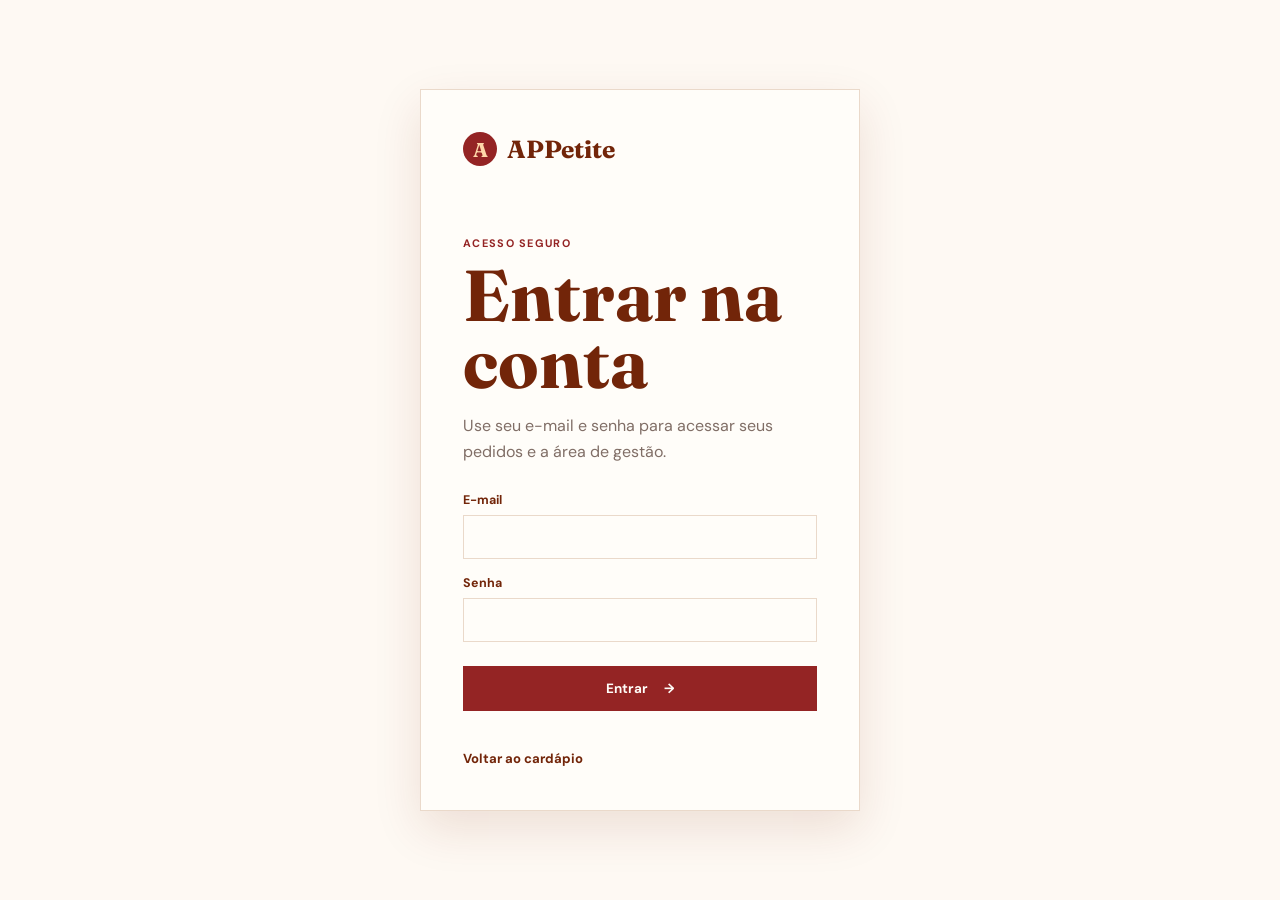
<file: frontend/login.html>
<!doctype html>
<html lang="pt-BR">
<head>
  <meta charset="utf-8">
  <meta name="viewport" content="width=device-width, initial-scale=1">
  <meta name="description" content="Acesso ao APPetite">
  <title>Entrar | APPetite</title>
  <link rel="preconnect" href="https://fonts.googleapis.com">
  <link rel="preconnect" href="https://fonts.gstatic.com" crossorigin>
  <link href="https://fonts.googleapis.com/css2?family=DM+Sans:wght@400;500;700&family=Fraunces:opsz,wght@9..144,600;9..144,700&display=swap" rel="stylesheet">
  <link rel="stylesheet" href="css/styles.css">
</head>
<body class="auth-page">
  <main class="auth-card">
    <a class="brand" href="./" aria-label="Voltar ao inicio"><span class="brand-mark" aria-hidden="true">A</span><span>APPetite</span></a>
    <p class="eyebrow">Acesso seguro</p>
    <h1>Entrar na conta</h1>
    <p class="auth-copy">Use seu e-mail e senha para acessar seus pedidos e a área de gestão.</p>
    <form id="login-form" class="auth-form" method="post">
      <label for="username">E-mail<input id="username" name="username" type="email" autocomplete="username" required></label>
      <label for="password">Senha<input id="password" name="password" type="password" autocomplete="current-password" required></label>
      <button class="primary-button full-width" type="submit">Entrar <span aria-hidden="true">&rarr;</span></button>
    </form>
    <p id="login-feedback" class="feedback" role="status" aria-live="polite"></p>
    <a class="auth-back" href="./">Voltar ao cardápio</a>
  </main>
  <script>
    const backendUrl = (window.APPETITE_BACKEND_URL || 'http://localhost:8080').replace(/\/$/, '');
    const form = document.querySelector('#login-form');
    const feedback = document.querySelector('#login-feedback');
    form.action = `${backendUrl}/login`;
    form.addEventListener('submit', () => {
      feedback.textContent = 'Conectando...';
    });
  </script>
</body>
</html>
</file>
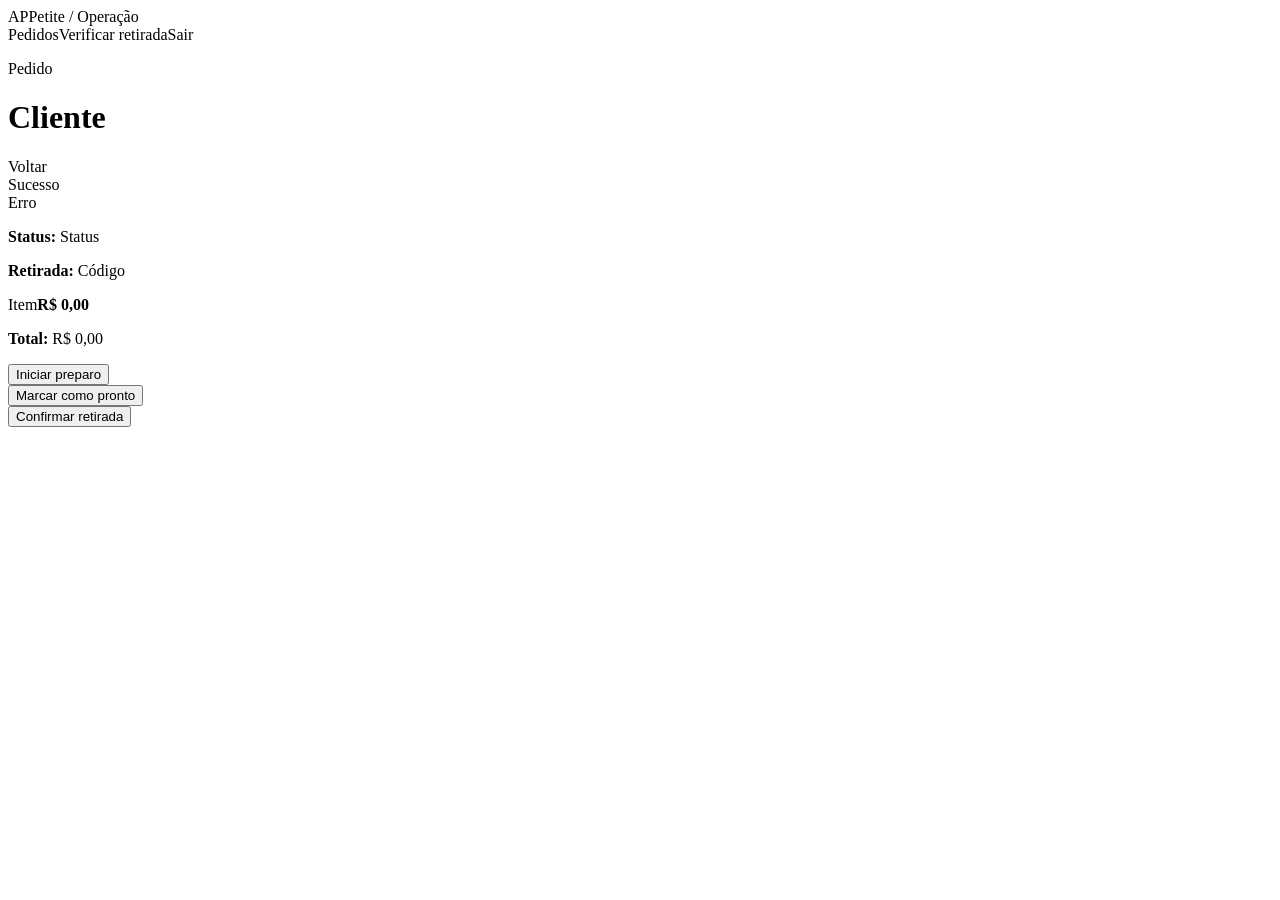
<file: src/main/resources/templates/funcionario/detalhes-pedido.html>
<!doctype html>
<html lang="pt-BR" xmlns:th="http://www.thymeleaf.org"><head><meta charset="UTF-8"><meta name="viewport" content="width=device-width, initial-scale=1"><title>Detalhe do pedido | APPetite</title><link rel="stylesheet" th:href="@{/css/admin.css}"></head><body><header class="admin-header"><a class="brand" th:href="@{/funcionario}">APPetite / Operação</a><nav class="admin-nav"><a th:href="@{/funcionario}">Pedidos</a><a th:href="@{/funcionario/verificar}">Verificar retirada</a><a th:href="@{/logout}">Sair</a></nav></header><main class="admin-main"><div class="page-heading"><div><p class="muted" th:text="${'Pedido #' + pedido.id}">Pedido</p><h1 th:text="${pedido.usuario.nome}">Cliente</h1></div><a class="button secondary" th:href="@{/funcionario}">Voltar</a></div><div class="flash" th:if="${sucesso}" th:text="${sucesso}">Sucesso</div><div class="flash error" th:if="${erro}" th:text="${erro}">Erro</div><section class="panel"><p><strong>Status:</strong> <span class="badge" th:text="${pedido.status.descricao}">Status</span></p><p><strong>Retirada:</strong> <span th:text="${pedido.codigoRetirada ?: 'Ainda não disponível'}">Código</span></p><div class="item-row" th:each="item : ${pedido.itens}"><span th:text="${item.quantidade + 'x ' + item.produto.nome}">Item</span><strong th:text="${'R$ ' + item.subtotal}">R$ 0,00</strong></div><p><strong>Total:</strong> <span th:text="${'R$ ' + pedido.valorTotal}">R$ 0,00</span></p><div class="actions"><form method="post" th:if="${pedido.status.name() == 'PAGO'}" th:action="@{/funcionario/pedido/{id}/preparar(id=${pedido.id})}"><button class="button" type="submit">Iniciar preparo</button><input type="hidden" th:name="${_csrf.parameterName}" th:value="${_csrf.token}"></form><form method="post" th:if="${pedido.status.name() == 'EM_PREPARO'}" th:action="@{/funcionario/pedido/{id}/pronto(id=${pedido.id})}"><button class="button" type="submit">Marcar como pronto</button><input type="hidden" th:name="${_csrf.parameterName}" th:value="${_csrf.token}"></form><form method="post" th:if="${pedido.status.name() == 'PRONTO'}" th:action="@{/funcionario/pedido/{id}/retirar(id=${pedido.id})}"><button class="button" type="submit">Confirmar retirada</button><input type="hidden" th:name="${_csrf.parameterName}" th:value="${_csrf.token}"></form></div></section></main></body></html>
</file>
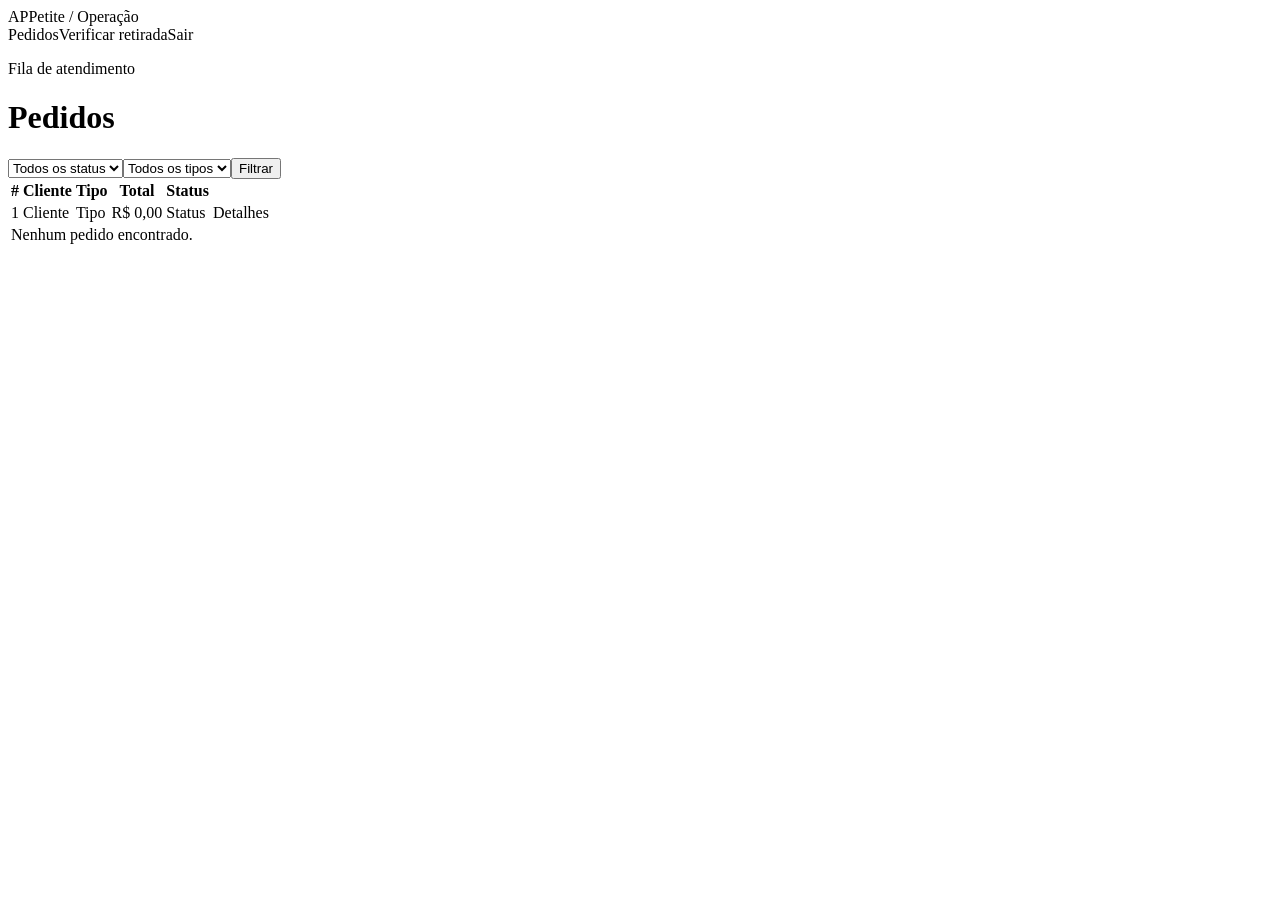
<file: src/main/resources/templates/funcionario/painel.html>
<!doctype html>
<html lang="pt-BR" xmlns:th="http://www.thymeleaf.org"><head><meta charset="UTF-8"><meta name="viewport" content="width=device-width, initial-scale=1"><title>Operação | APPetite</title><link rel="stylesheet" th:href="@{/css/admin.css}"></head><body><header class="admin-header"><a class="brand" th:href="@{/funcionario}">APPetite / Operação</a><nav class="admin-nav"><a th:href="@{/funcionario}">Pedidos</a><a th:href="@{/funcionario/verificar}">Verificar retirada</a><a th:href="@{/logout}">Sair</a></nav></header><main class="admin-main"><div class="page-heading"><div><p class="muted">Fila de atendimento</p><h1>Pedidos</h1></div></div><form class="filters" method="get" th:action="@{/funcionario}"><select name="status"><option value="">Todos os status</option><option th:each="item : ${statusList}" th:value="${item}" th:text="${item.descricao}" th:selected="${item == filtroStatus}">Status</option></select><select name="tipoPedido"><option value="">Todos os tipos</option><option th:each="item : ${tiposPedido}" th:value="${item}" th:text="${item.descricao}" th:selected="${item == filtroTipo}">Tipo</option></select><button class="button" type="submit">Filtrar</button></form><div class="table-wrap"><table><thead><tr><th>#</th><th>Cliente</th><th>Tipo</th><th>Total</th><th>Status</th><th></th></tr></thead><tbody><tr th:each="pedido : ${pedidos}"><td th:text="${pedido.id}">1</td><td th:text="${pedido.usuario.nome}">Cliente</td><td th:text="${pedido.tipoPedido.descricao}">Tipo</td><td th:text="${'R$ ' + pedido.valorTotal}">R$ 0,00</td><td><span class="badge" th:text="${pedido.status.descricao}">Status</span></td><td><a class="button secondary" th:href="@{/funcionario/pedido/{id}(id=${pedido.id})}">Detalhes</a></td></tr><tr th:if="${#lists.isEmpty(pedidos)}"><td colspan="6">Nenhum pedido encontrado.</td></tr></tbody></table></div></main></body></html>
</file>
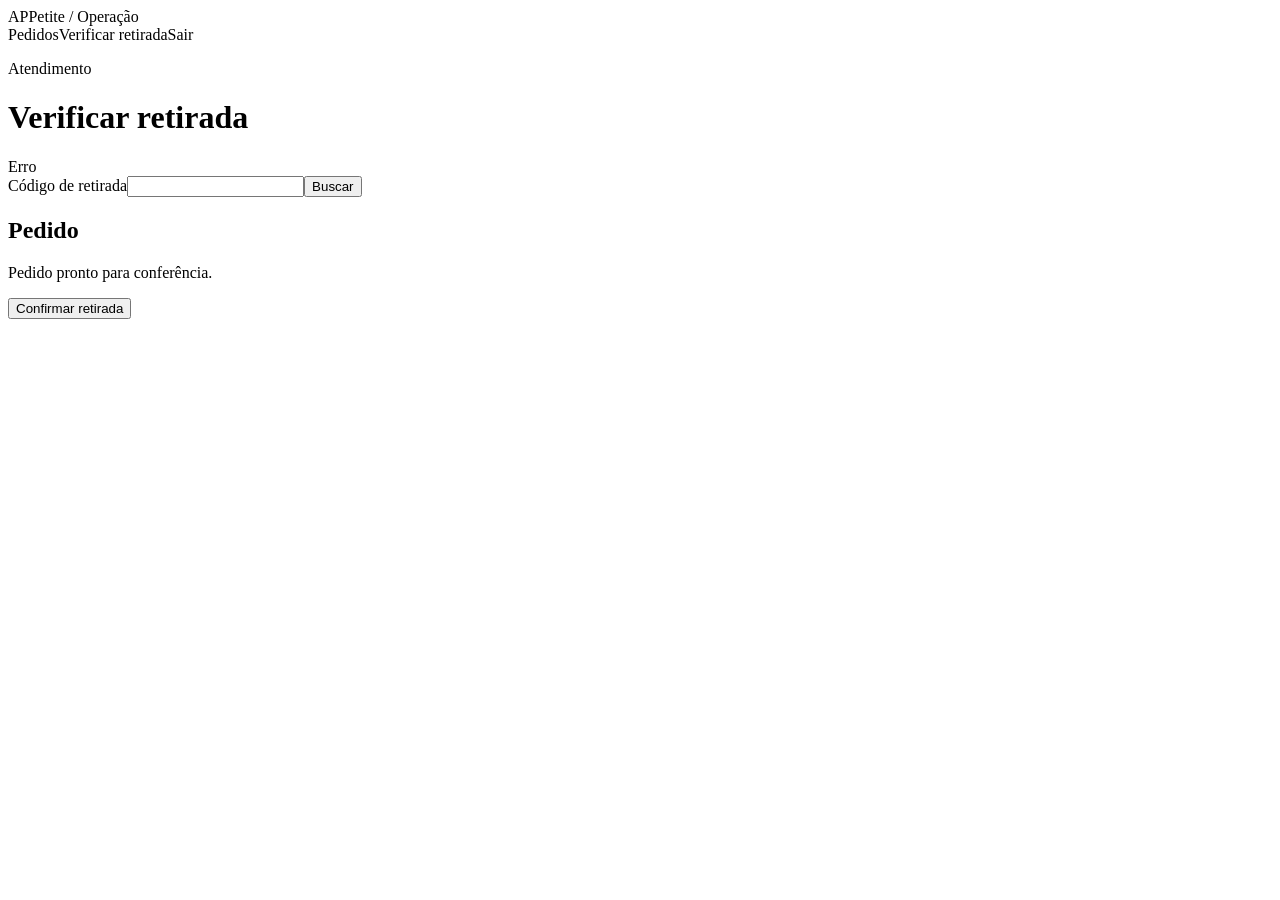
<file: src/main/resources/templates/funcionario/verificar-retirada.html>
<!doctype html>
<html lang="pt-BR" xmlns:th="http://www.thymeleaf.org"><head><meta charset="UTF-8"><meta name="viewport" content="width=device-width, initial-scale=1"><title>Verificar retirada | APPetite</title><link rel="stylesheet" th:href="@{/css/admin.css}"></head><body><header class="admin-header"><a class="brand" th:href="@{/funcionario}">APPetite / Operação</a><nav class="admin-nav"><a th:href="@{/funcionario}">Pedidos</a><a th:href="@{/funcionario/verificar}">Verificar retirada</a><a th:href="@{/logout}">Sair</a></nav></header><main class="admin-main"><div class="page-heading"><div><p class="muted">Atendimento</p><h1>Verificar retirada</h1></div></div><div class="flash error" th:if="${erro}" th:text="${erro}">Erro</div><form class="panel form-actions" method="get" th:action="@{/funcionario/verificar}"><label style="flex:1">Código de retirada<input name="codigo" th:value="${codigoInformado}" required></label><button class="button" type="submit">Buscar</button></form><section class="panel" th:if="${pedido}"><h2 th:text="${'Pedido #' + pedido.id + ' - ' + pedido.usuario.nome}">Pedido</h2><p>Pedido pronto para conferência.</p><form method="post" th:action="@{/funcionario/verificar/{id}/retirar(id=${pedido.id})}"><button class="button" type="submit">Confirmar retirada</button><input type="hidden" th:name="${_csrf.parameterName}" th:value="${_csrf.token}"></form></section></main></body></html>
</file>
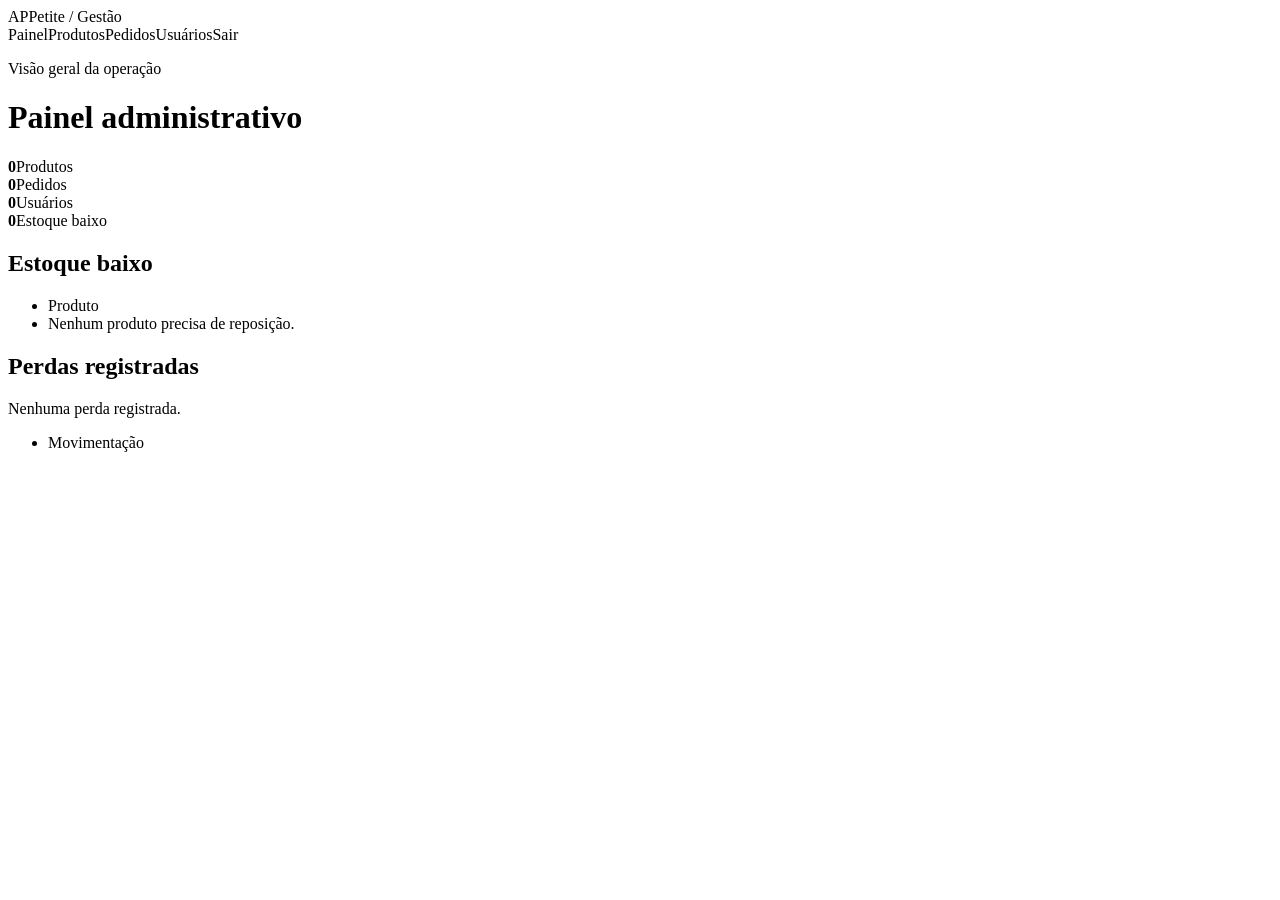
<file: src/main/resources/templates/gerente/painel.html>
<!doctype html>
<html lang="pt-BR" xmlns:th="http://www.thymeleaf.org">
<head><meta charset="UTF-8"><meta name="viewport" content="width=device-width, initial-scale=1"><title>Painel administrativo | APPetite</title><link rel="stylesheet" th:href="@{/css/admin.css}"></head>
<body><div class="admin-shell"><header class="admin-header"><a class="brand" th:href="@{/gerente}">APPetite / Gestão</a><nav class="admin-nav"><a th:href="@{/gerente}">Painel</a><a th:href="@{/gerente/produtos}">Produtos</a><a th:href="@{/gerente/pedidos}">Pedidos</a><a th:href="@{/gerente/usuarios}">Usuários</a><a th:href="@{/logout}">Sair</a></nav></header><main class="admin-main"><div class="page-heading"><div><p class="muted">Visão geral da operação</p><h1>Painel administrativo</h1></div></div><section class="stats"><div class="stat"><strong th:text="${quantidadeProdutos}">0</strong><span>Produtos</span></div><div class="stat"><strong th:text="${quantidadePedidos}">0</strong><span>Pedidos</span></div><div class="stat"><strong th:text="${quantidadeUsuarios}">0</strong><span>Usuários</span></div><div class="stat"><strong th:text="${#lists.size(produtosEstoqueBaixo)}">0</strong><span>Estoque baixo</span></div></section><section class="grid"><article class="panel"><h2>Estoque baixo</h2><ul class="list"><li th:each="produto : ${produtosEstoqueBaixo}" th:text="${produto.nome + ' - ' + produto.estoqueAtual + ' un.'}">Produto</li><li th:if="${#lists.isEmpty(produtosEstoqueBaixo)}">Nenhum produto precisa de reposição.</li></ul></article><article class="panel"><h2>Perdas registradas</h2><p class="muted" th:if="${#lists.isEmpty(perdas)}">Nenhuma perda registrada.</p><ul class="list"><li th:each="perda : ${perdas}" th:text="${perda.produto.nome + ' - ' + perda.quantidade + ' un.'}">Movimentação</li></ul></article></section></main></div></body></html>
</file>
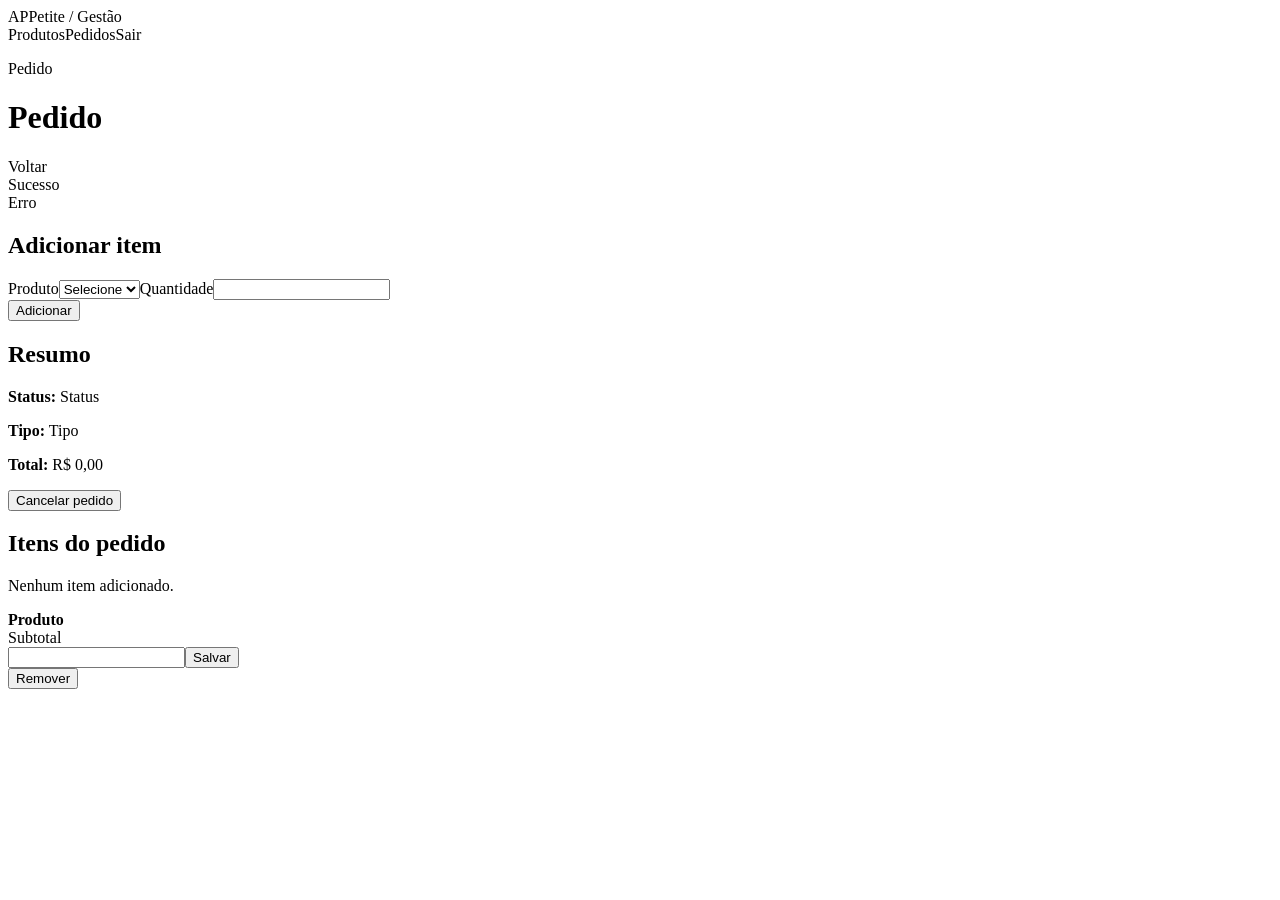
<file: src/main/resources/templates/gerente/pedidos/editar.html>
<!doctype html>
<html lang="pt-BR" xmlns:th="http://www.thymeleaf.org"><head><meta charset="UTF-8"><meta name="viewport" content="width=device-width, initial-scale=1"><title>Editar pedido | APPetite</title><link rel="stylesheet" th:href="@{/css/admin.css}"></head><body><header class="admin-header"><a class="brand" th:href="@{/gerente}">APPetite / Gestão</a><nav class="admin-nav"><a th:href="@{/gerente/produtos}">Produtos</a><a th:href="@{/gerente/pedidos}">Pedidos</a><a th:href="@{/logout}">Sair</a></nav></header><main class="admin-main"><div class="page-heading"><div><p class="muted" th:text="${'Pedido #' + pedido.id}">Pedido</p><h1 th:text="${pedido.usuario.nome}">Pedido</h1></div><a class="button secondary" th:href="@{/gerente/pedidos}">Voltar</a></div><div class="flash" th:if="${sucesso}" th:text="${sucesso}">Sucesso</div><div class="flash error" th:if="${erro}" th:text="${erro}">Erro</div><section class="grid"><article class="panel"><h2>Adicionar item</h2><form class="form-grid" method="post" th:action="@{/gerente/pedidos/{id}/itens(id=${pedido.id})}"><label class="full">Produto<select name="produtoId" required><option value="">Selecione</option><option th:each="produto : ${produtos}" th:value="${produto.id}" th:text="${produto.nome + ' - estoque: ' + produto.estoqueAtual}">Produto</option></select></label><label>Quantidade<input name="quantidade" type="number" min="1" required></label><div class="form-actions"><button class="button" type="submit">Adicionar</button></div><input type="hidden" th:name="${_csrf.parameterName}" th:value="${_csrf.token}"></form></article><article class="panel"><h2>Resumo</h2><p><strong>Status:</strong> <span class="badge" th:text="${pedido.status.descricao}">Status</span></p><p><strong>Tipo:</strong> <span th:text="${pedido.tipoPedido.descricao}">Tipo</span></p><p><strong>Total:</strong> <span th:text="${'R$ ' + pedido.valorTotal}">R$ 0,00</span></p><form method="post" th:if="${pedido.status.name() == 'AGUARDANDO_PAGAMENTO'}" th:action="@{/gerente/pedidos/{id}/cancelar(id=${pedido.id})}"><button class="button danger" type="submit">Cancelar pedido</button><input type="hidden" th:name="${_csrf.parameterName}" th:value="${_csrf.token}"></form></article></section><section class="panel"><h2>Itens do pedido</h2><p class="muted" th:if="${#lists.isEmpty(pedido.itens)}">Nenhum item adicionado.</p><div class="item-row" th:each="item : ${pedido.itens}"><div><strong th:text="${item.produto.nome}">Produto</strong><br><span class="muted" th:text="${'Subtotal: R$ ' + item.subtotal}">Subtotal</span></div><form method="post" th:action="@{/gerente/pedidos/{id}/itens/{itemId}/quantidade(id=${pedido.id},itemId=${item.id})}"><input name="quantidade" type="number" min="1" th:value="${item.quantidade}" required><button class="button secondary" type="submit">Salvar</button><input type="hidden" th:name="${_csrf.parameterName}" th:value="${_csrf.token}"></form><form method="post" th:action="@{/gerente/pedidos/{id}/itens/{itemId}/remover(id=${pedido.id},itemId=${item.id})}"><button class="button danger" type="submit">Remover</button><input type="hidden" th:name="${_csrf.parameterName}" th:value="${_csrf.token}"></form></div></section></main></body></html>
</file>
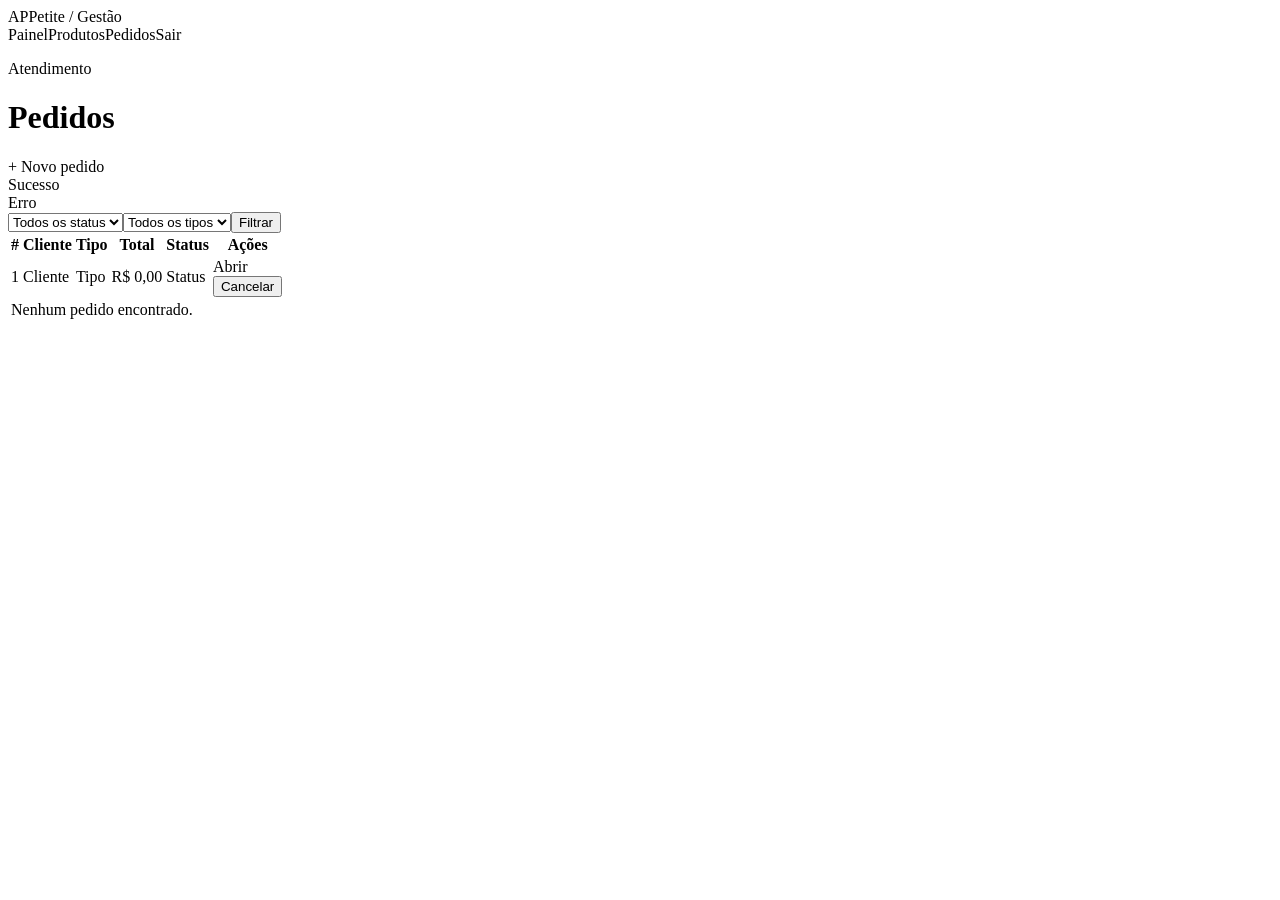
<file: src/main/resources/templates/gerente/pedidos/lista.html>
<!doctype html>
<html lang="pt-BR" xmlns:th="http://www.thymeleaf.org"><head><meta charset="UTF-8"><meta name="viewport" content="width=device-width, initial-scale=1"><title>Pedidos | APPetite</title><link rel="stylesheet" th:href="@{/css/admin.css}"></head><body><header class="admin-header"><a class="brand" th:href="@{/gerente}">APPetite / Gestão</a><nav class="admin-nav"><a th:href="@{/gerente}">Painel</a><a th:href="@{/gerente/produtos}">Produtos</a><a th:href="@{/gerente/pedidos}">Pedidos</a><a th:href="@{/logout}">Sair</a></nav></header><main class="admin-main"><div class="page-heading"><div><p class="muted">Atendimento</p><h1>Pedidos</h1></div><a class="button" th:href="@{/gerente/pedidos/novo}">+ Novo pedido</a></div><div class="flash" th:if="${sucesso}" th:text="${sucesso}">Sucesso</div><div class="flash error" th:if="${erro}" th:text="${erro}">Erro</div><form class="filters" method="get" th:action="@{/gerente/pedidos}"><select name="status"><option value="">Todos os status</option><option th:each="item : ${statusList}" th:value="${item}" th:text="${item.descricao}" th:selected="${item == filtroStatus}">Status</option></select><select name="tipoPedido"><option value="">Todos os tipos</option><option th:each="item : ${tiposPedido}" th:value="${item}" th:text="${item.descricao}" th:selected="${item == filtroTipo}">Tipo</option></select><button class="button" type="submit">Filtrar</button></form><div class="table-wrap"><table><thead><tr><th>#</th><th>Cliente</th><th>Tipo</th><th>Total</th><th>Status</th><th>Ações</th></tr></thead><tbody><tr th:each="pedido : ${pedidos}"><td th:text="${pedido.id}">1</td><td th:text="${pedido.usuario.nome}">Cliente</td><td th:text="${pedido.tipoPedido.descricao}">Tipo</td><td th:text="${'R$ ' + pedido.valorTotal}">R$ 0,00</td><td><span class="badge" th:classappend="${pedido.status.name() == 'CANCELADO' ? ' danger' : (pedido.status.name() == 'AGUARDANDO_PAGAMENTO' ? ' warn' : '')}" th:text="${pedido.status.descricao}">Status</span></td><td><div class="actions"><a class="button secondary" th:href="@{/gerente/pedidos/{id}/editar(id=${pedido.id})}">Abrir</a><form class="inline" method="post" th:if="${pedido.status.name() == 'AGUARDANDO_PAGAMENTO'}" th:action="@{/gerente/pedidos/{id}/cancelar(id=${pedido.id})}"><button class="button danger" type="submit">Cancelar</button><input type="hidden" th:name="${_csrf.parameterName}" th:value="${_csrf.token}"></form></div></td></tr><tr th:if="${#lists.isEmpty(pedidos)}"><td colspan="6">Nenhum pedido encontrado.</td></tr></tbody></table></div></main></body></html>
</file>
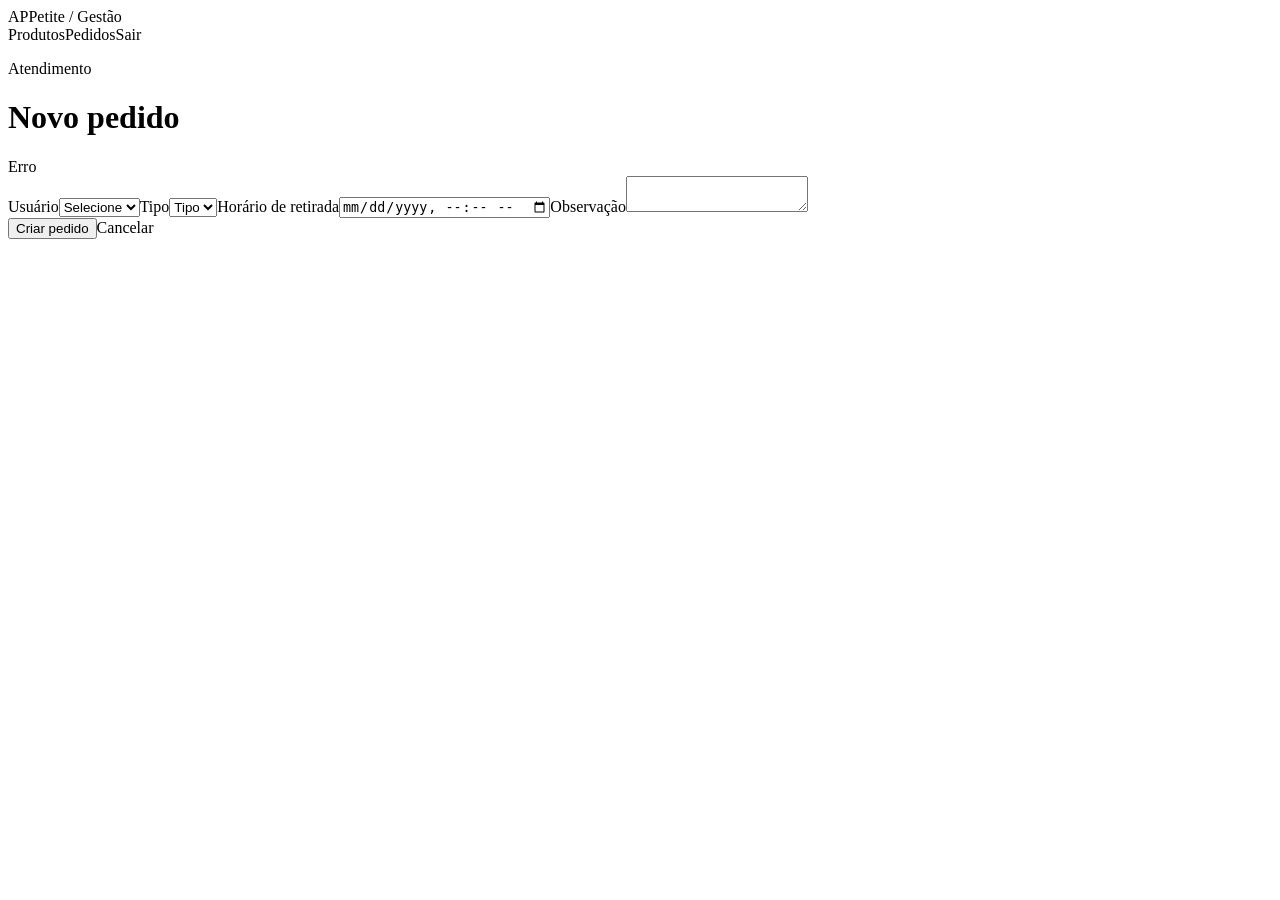
<file: src/main/resources/templates/gerente/pedidos/novo.html>
<!doctype html>
<html lang="pt-BR" xmlns:th="http://www.thymeleaf.org"><head><meta charset="UTF-8"><meta name="viewport" content="width=device-width, initial-scale=1"><title>Novo pedido | APPetite</title><link rel="stylesheet" th:href="@{/css/admin.css}"></head><body><header class="admin-header"><a class="brand" th:href="@{/gerente}">APPetite / Gestão</a><nav class="admin-nav"><a th:href="@{/gerente/produtos}">Produtos</a><a th:href="@{/gerente/pedidos}">Pedidos</a><a th:href="@{/logout}">Sair</a></nav></header><main class="admin-main"><div class="page-heading"><div><p class="muted">Atendimento</p><h1>Novo pedido</h1></div></div><div class="flash error" th:if="${erro}" th:text="${erro}">Erro</div><form class="panel form-grid" method="post" th:action="@{/gerente/pedidos/novo}"><label>Usuário<select name="usuarioId" required><option value="">Selecione</option><option th:each="usuario : ${usuarios}" th:value="${usuario.id}" th:text="${usuario.nome + ' - ' + usuario.email}">Usuário</option></select></label><label>Tipo<select name="tipoPedido" required><option th:each="tipo : ${tiposPedido}" th:value="${tipo}" th:text="${tipo.descricao}">Tipo</option></select></label><label>Horário de retirada<input type="datetime-local" name="horarioRetirada"></label><label class="full">Observação<textarea name="observacao" maxlength="500"></textarea></label><div class="form-actions full"><button class="button" type="submit">Criar pedido</button><a class="button secondary" th:href="@{/gerente/pedidos}">Cancelar</a></div><input type="hidden" th:name="${_csrf.parameterName}" th:value="${_csrf.token}"></form></main></body></html>
</file>
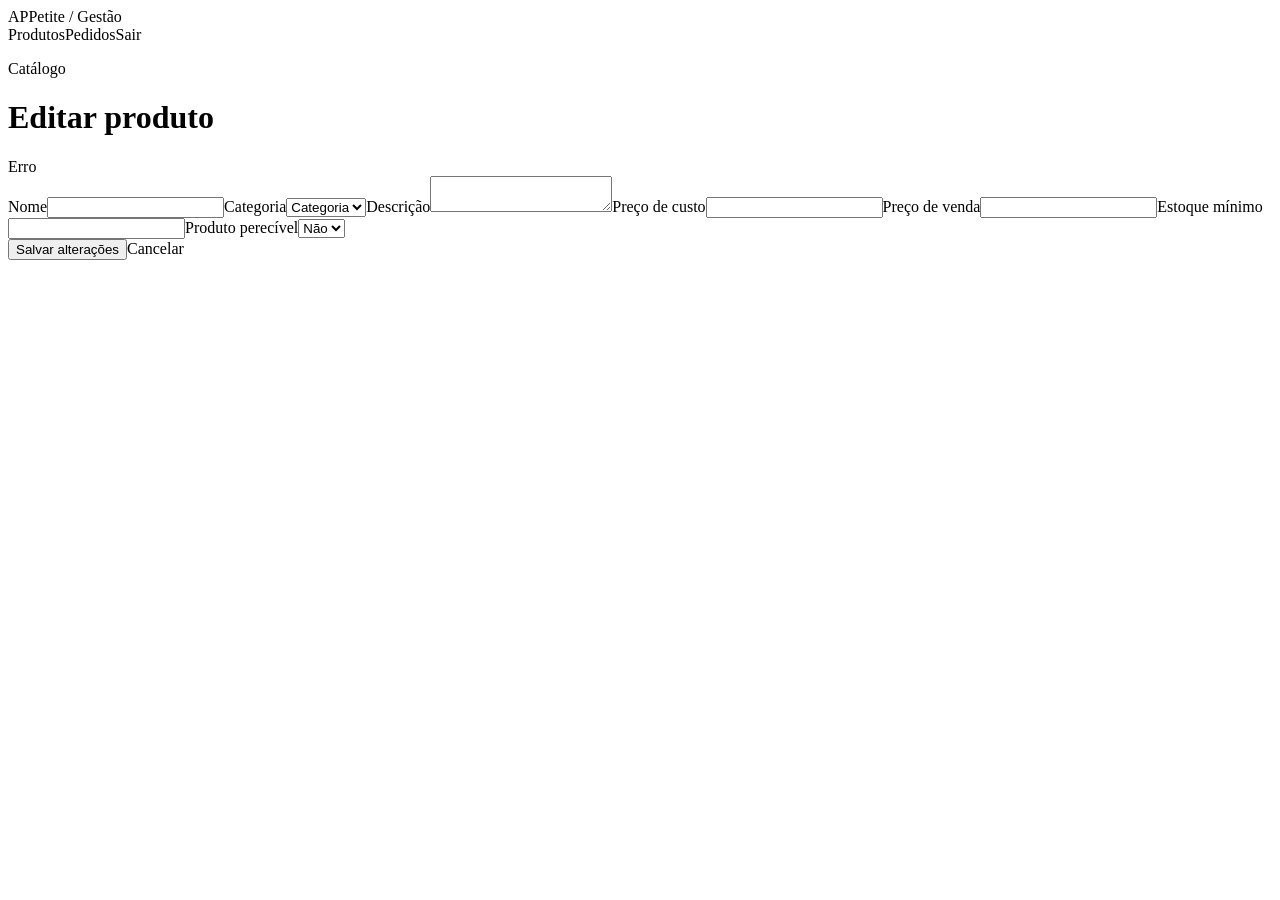
<file: src/main/resources/templates/gerente/produtos/editar.html>
<!doctype html>
<html lang="pt-BR" xmlns:th="http://www.thymeleaf.org"><head><meta charset="UTF-8"><meta name="viewport" content="width=device-width, initial-scale=1"><title>Editar produto | APPetite</title><link rel="stylesheet" th:href="@{/css/admin.css}"></head><body><header class="admin-header"><a class="brand" th:href="@{/gerente}">APPetite / Gestão</a><nav class="admin-nav"><a th:href="@{/gerente/produtos}">Produtos</a><a th:href="@{/gerente/pedidos}">Pedidos</a><a th:href="@{/logout}">Sair</a></nav></header><main class="admin-main"><div class="page-heading"><div><p class="muted">Catálogo</p><h1>Editar produto</h1></div></div><div class="flash error" th:if="${erro}" th:text="${erro}">Erro</div><form class="panel form-grid" method="post" th:action="@{/gerente/produtos/{id}/editar(id=${produto.id})}" th:object="${produto}"><label>Nome<input th:field="*{nome}" required minlength="2" maxlength="100"></label><label>Categoria<select th:field="*{categoria}" required><option th:each="categoria : ${categorias}" th:value="${categoria}" th:text="${categoria.descricao}">Categoria</option></select></label><label class="full">Descrição<textarea th:field="*{descricao}" maxlength="500"></textarea></label><label>Preço de custo<input type="number" step="0.01" min="0" th:field="*{precoCusto}" required></label><label>Preço de venda<input type="number" step="0.01" min="0.01" th:field="*{precoVenda}" required></label><label>Estoque mínimo<input type="number" min="0" th:field="*{estoqueMinimo}" required></label><label>Produto perecível<select th:field="*{perecivel}"><option value="false">Não</option><option value="true">Sim</option></select></label><div class="form-actions full"><button class="button" type="submit">Salvar alterações</button><a class="button secondary" th:href="@{/gerente/produtos}">Cancelar</a></div><input type="hidden" th:name="${_csrf.parameterName}" th:value="${_csrf.token}"></form></main></body></html>
</file>
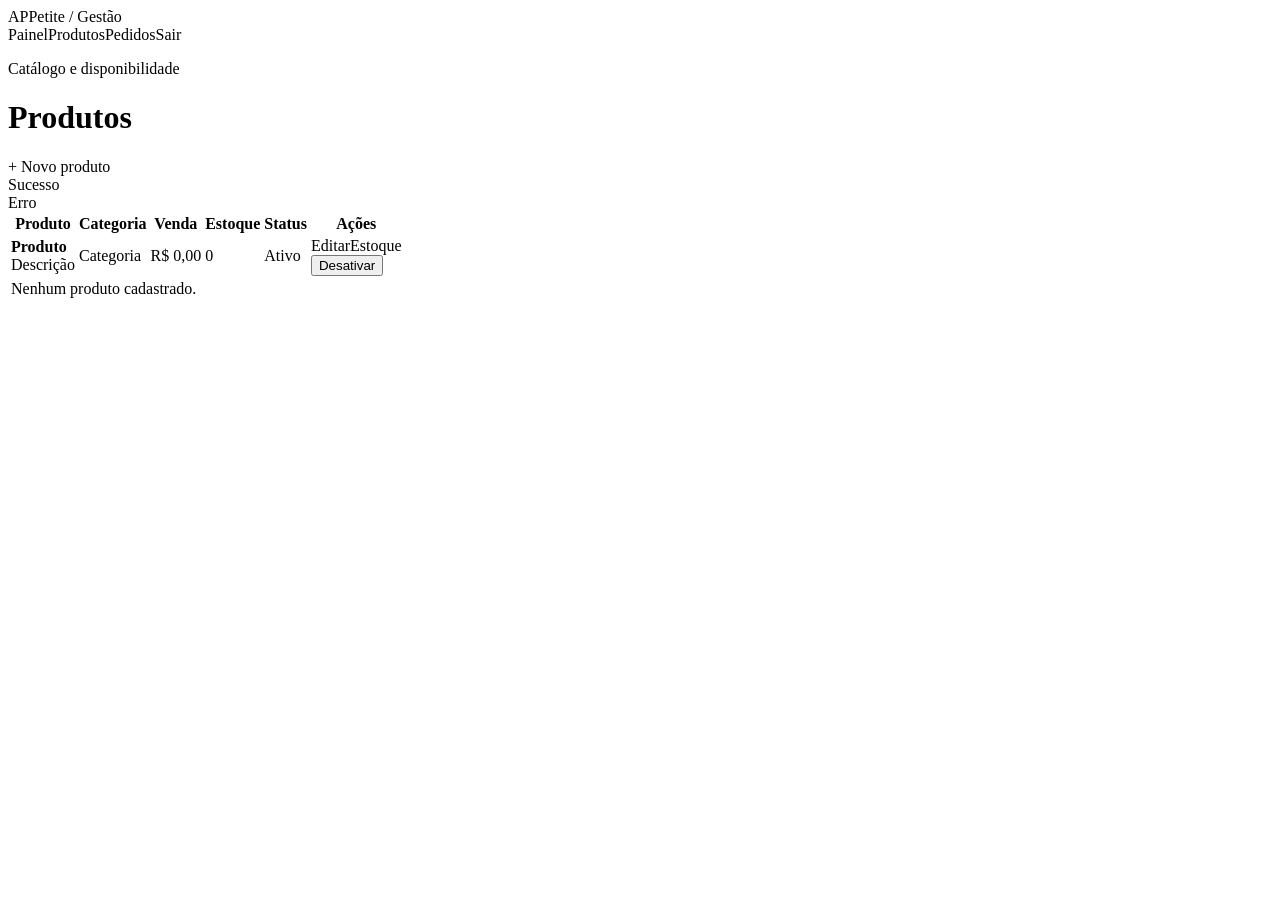
<file: src/main/resources/templates/gerente/produtos/lista.html>
<!doctype html>
<html lang="pt-BR" xmlns:th="http://www.thymeleaf.org"><head><meta charset="UTF-8"><meta name="viewport" content="width=device-width, initial-scale=1"><title>Produtos | APPetite</title><link rel="stylesheet" th:href="@{/css/admin.css}"></head>
<body><header class="admin-header"><a class="brand" th:href="@{/gerente}">APPetite / Gestão</a><nav class="admin-nav"><a th:href="@{/gerente}">Painel</a><a th:href="@{/gerente/produtos}">Produtos</a><a th:href="@{/gerente/pedidos}">Pedidos</a><a th:href="@{/logout}">Sair</a></nav></header><main class="admin-main"><div class="page-heading"><div><p class="muted">Catálogo e disponibilidade</p><h1>Produtos</h1></div><a class="button" th:href="@{/gerente/produtos/novo}">+ Novo produto</a></div><div class="flash" th:if="${sucesso}" th:text="${sucesso}">Sucesso</div><div class="flash error" th:if="${erro}" th:text="${erro}">Erro</div><div class="table-wrap"><table><thead><tr><th>Produto</th><th>Categoria</th><th>Venda</th><th>Estoque</th><th>Status</th><th>Ações</th></tr></thead><tbody><tr th:each="produto : ${produtos}"><td><strong th:text="${produto.nome}">Produto</strong><br><span class="muted" th:text="${produto.descricao}">Descrição</span></td><td th:text="${produto.categoria.descricao}">Categoria</td><td th:text="${'R$ ' + produto.precoVenda}">R$ 0,00</td><td th:text="${produto.estoqueAtual}">0</td><td><span class="badge" th:classappend="${!produto.ativo ? ' danger' : ''}" th:text="${produto.ativo ? 'Ativo' : 'Inativo'}">Ativo</span></td><td><div class="actions"><a class="button secondary" th:href="@{/gerente/produtos/{id}/editar(id=${produto.id})}">Editar</a><a class="button secondary" th:href="@{/gerente/estoque/{id}(id=${produto.id})}">Estoque</a><form class="inline" method="post" th:action="@{/gerente/produtos/{id}/status(id=${produto.id})}"><input type="hidden" name="ativo" th:value="${!produto.ativo}"><button class="button danger" type="submit" th:text="${produto.ativo ? 'Desativar' : 'Ativar'}">Desativar</button><input type="hidden" th:name="${_csrf.parameterName}" th:value="${_csrf.token}"></form></div></td></tr><tr th:if="${#lists.isEmpty(produtos)}"><td colspan="6">Nenhum produto cadastrado.</td></tr></tbody></table></div></main></body></html>
</file>
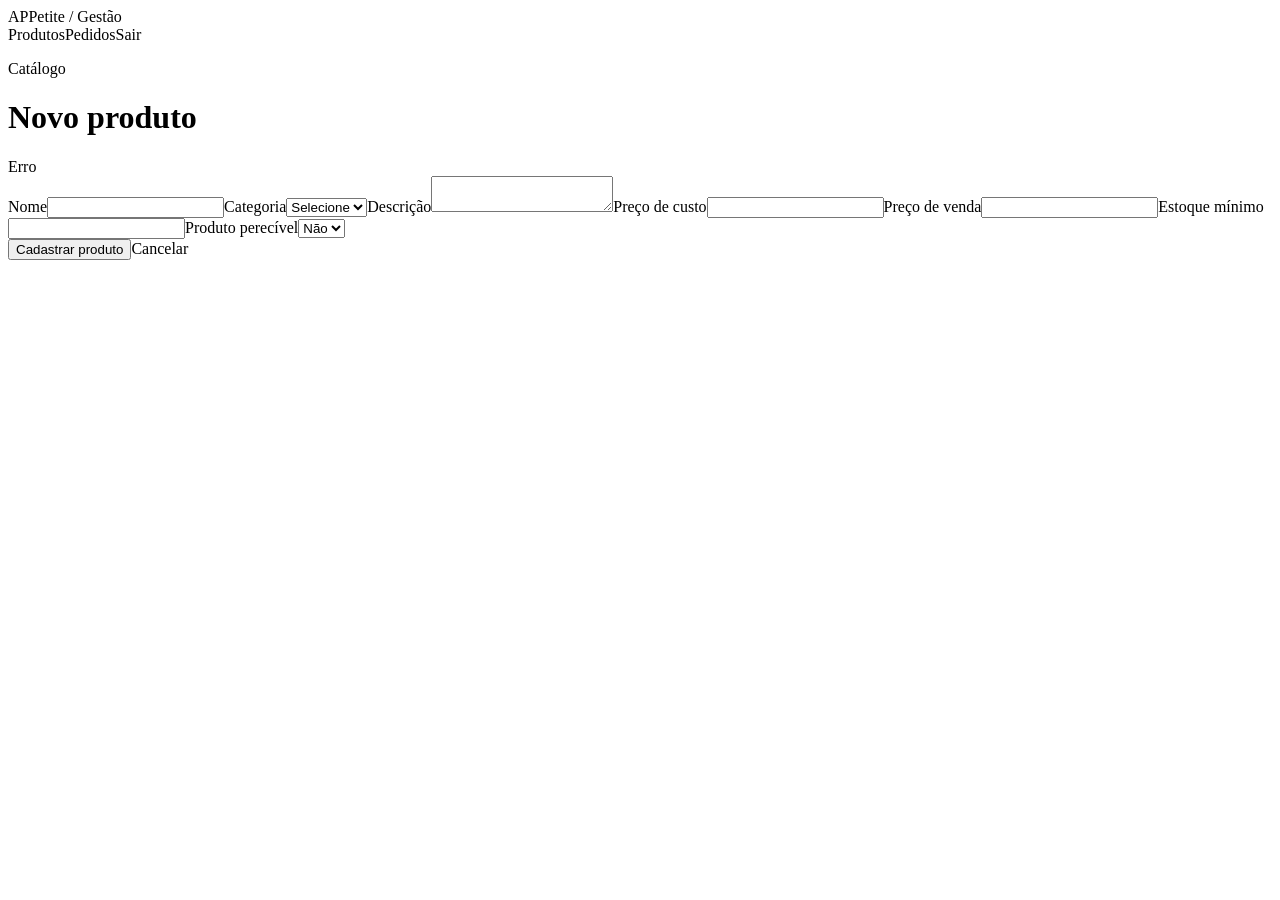
<file: src/main/resources/templates/gerente/produtos/novo.html>
<!doctype html>
<html lang="pt-BR" xmlns:th="http://www.thymeleaf.org"><head><meta charset="UTF-8"><meta name="viewport" content="width=device-width, initial-scale=1"><title>Novo produto | APPetite</title><link rel="stylesheet" th:href="@{/css/admin.css}"></head><body><header class="admin-header"><a class="brand" th:href="@{/gerente}">APPetite / Gestão</a><nav class="admin-nav"><a th:href="@{/gerente/produtos}">Produtos</a><a th:href="@{/gerente/pedidos}">Pedidos</a><a th:href="@{/logout}">Sair</a></nav></header><main class="admin-main"><div class="page-heading"><div><p class="muted">Catálogo</p><h1>Novo produto</h1></div></div><div class="flash error" th:if="${erro}" th:text="${erro}">Erro</div><form class="panel form-grid" method="post" th:action="@{/gerente/produtos/novo}" th:object="${produto}"><label>Nome<input th:field="*{nome}" required minlength="2" maxlength="100"><small class="muted" th:errors="*{nome}"></small></label><label>Categoria<select th:field="*{categoria}" required><option value="">Selecione</option><option th:each="categoria : ${categorias}" th:value="${categoria}" th:text="${categoria.descricao}">Categoria</option></select></label><label class="full">Descrição<textarea th:field="*{descricao}" maxlength="500"></textarea></label><label>Preço de custo<input type="number" step="0.01" min="0" th:field="*{precoCusto}" required></label><label>Preço de venda<input type="number" step="0.01" min="0.01" th:field="*{precoVenda}" required></label><label>Estoque mínimo<input type="number" min="0" th:field="*{estoqueMinimo}" required></label><label>Produto perecível<select th:field="*{perecivel}"><option value="false">Não</option><option value="true">Sim</option></select></label><div class="form-actions full"><button class="button" type="submit">Cadastrar produto</button><a class="button secondary" th:href="@{/gerente/produtos}">Cancelar</a></div><input type="hidden" th:name="${_csrf.parameterName}" th:value="${_csrf.token}"></form></main></body></html>
</file>
<file: frontend/css/styles.css>
:root {
  --red: #942424;
  --deep-red: #722509;
  --peach: #FED8A9;
  --paper: #FEF9F3;
  --ink: #2e1c17;
  --muted: #806e66;
  --line: #ead9ca;
  --white: #fffdf9;
  --shadow: 0 18px 45px rgba(114, 37, 9, .12);
}

* { box-sizing: border-box; }
html { scroll-behavior: smooth; }
body { margin: 0; color: var(--ink); background: var(--paper); font-family: "DM Sans", sans-serif; }
button, input { font: inherit; }
button, a { -webkit-tap-highlight-color: transparent; }
a { color: inherit; text-decoration: none; }

.site-header { align-items: center; display: flex; justify-content: space-between; margin: 0 auto; max-width: 1240px; padding: 26px 32px; }
.brand { align-items: center; color: var(--deep-red); display: flex; font-family: Fraunces, serif; font-size: 1.55rem; font-weight: 700; gap: 10px; }
.brand-mark { align-items: center; background: var(--red); border-radius: 50%; color: var(--peach); display: inline-flex; font-family: Fraunces, serif; font-size: 1.25rem; height: 34px; justify-content: center; width: 34px; }
.main-nav { align-items: center; display: flex; gap: 30px; }
.nav-link { color: var(--muted); font-size: .88rem; font-weight: 700; }
.nav-link.active { color: var(--deep-red); }
.account-button { background: transparent; border: 0; color: var(--deep-red); cursor: pointer; font-weight: 700; padding: 8px 0; }

.hero { background: var(--peach); display: flex; justify-content: space-between; margin: 0 auto; max-width: 1240px; min-height: 390px; overflow: hidden; padding: 64px 8%; position: relative; }
.hero-copy { position: relative; z-index: 1; }
.hero-carousel { align-self: center; height: 370px; margin-right: -2%; position: relative; width: 370px; z-index: 1; }
.hero-photo { background: var(--red); border: 10px solid var(--red); border-radius: 50%; height: 330px; overflow: hidden; width: 330px; }
.hero-photo img { height: 100%; object-fit: cover; width: 100%; }
.carousel-control { align-items: center; background: var(--white); border: 0; border-radius: 50%; box-shadow: 0 6px 18px rgba(114, 37, 9, .18); color: var(--deep-red); cursor: pointer; display: flex; font-size: 1.15rem; height: 38px; justify-content: center; position: absolute; top: 146px; width: 38px; }
.carousel-control:hover { background: var(--deep-red); color: var(--white); }
.carousel-control.previous { left: -4px; }
.carousel-control.next { right: 4px; }
.carousel-indicators { bottom: 4px; display: flex; gap: 6px; justify-content: center; left: 0; position: absolute; right: 0; }
.carousel-indicators button { background: rgba(148, 36, 36, .35); border: 0; border-radius: 50%; cursor: pointer; height: 7px; padding: 0; width: 7px; }
.carousel-indicators button.active { background: var(--red); transform: scale(1.35); }
.eyebrow { color: var(--red); font-size: .68rem; font-weight: 700; letter-spacing: .12em; margin: 0 0 12px; text-transform: uppercase; }
h1, h2 { font-family: Fraunces, serif; letter-spacing: 0; margin: 0; }
h1 { color: var(--deep-red); font-size: clamp(3.2rem, 7vw, 6rem); line-height: .92; }
h1 em { color: var(--red); font-style: normal; }
.hero-description { color: #69483d; line-height: 1.6; margin: 25px 0; max-width: 330px; }
.primary-button { align-items: center; background: var(--red); border: 0; color: var(--white); cursor: pointer; display: inline-flex; font-size: .84rem; font-weight: 700; gap: 16px; justify-content: center; padding: 14px 18px; transition: background .2s, transform .2s; }
.primary-button:hover { background: var(--deep-red); transform: translateY(-2px); }
.hero-note { align-items: center; align-self: flex-end; color: var(--deep-red); display: flex; font-size: .72rem; gap: 10px; line-height: 1.45; position: relative; z-index: 1; }
.hero-note strong { font-size: .82rem; }
.note-dot { background: var(--red); border: 5px solid rgba(148, 36, 36, .18); border-radius: 50%; height: 14px; width: 14px; }

.menu-section { margin: 0 auto; max-width: 1240px; padding: 74px 32px 35px; }
.section-heading { align-items: end; display: flex; justify-content: space-between; }
h2 { color: var(--deep-red); font-size: 2.4rem; }
.result-count { color: var(--muted); font-size: .8rem; }
.menu-toolbar { align-items: center; border-bottom: 1px solid var(--line); display: flex; gap: 20px; justify-content: space-between; margin: 30px 0 28px; padding-bottom: 18px; }
.search-field { align-items: center; border-bottom: 1px solid var(--deep-red); color: var(--red); display: flex; gap: 8px; max-width: 280px; padding: 7px 0; width: 100%; }
.search-field input { background: transparent; border: 0; color: var(--ink); outline: 0; width: 100%; }
.category-filters { display: flex; flex-wrap: wrap; gap: 8px; justify-content: flex-end; }
.filter-button { background: transparent; border: 1px solid var(--line); color: var(--muted); cursor: pointer; font-size: .75rem; padding: 8px 12px; }
.filter-button.selected, .filter-button:hover { background: var(--deep-red); border-color: var(--deep-red); color: var(--white); }
.feedback { color: var(--muted); font-size: .9rem; min-height: 0; }
.feedback.error { background: #f8e1d5; color: var(--deep-red); padding: 12px 14px; }
.product-grid { display: grid; gap: 18px; grid-template-columns: repeat(4, 1fr); }
.product-card { background: var(--white); border: 1px solid var(--line); display: flex; flex-direction: column; min-height: 255px; padding: 20px; transition: box-shadow .2s, transform .2s; }
.product-card:hover { box-shadow: var(--shadow); transform: translateY(-4px); }
.product-art { align-items: center; background: var(--peach); color: var(--red); display: flex; font-family: Fraunces, serif; font-size: 2.4rem; height: 92px; justify-content: center; margin: -20px -20px 18px; }
.product-category { color: var(--red); font-size: .64rem; font-weight: 700; letter-spacing: .1em; text-transform: uppercase; }
.product-card h3 { color: var(--deep-red); font-family: Fraunces, serif; font-size: 1.25rem; margin: 5px 0; }
.product-description { color: var(--muted); font-size: .78rem; line-height: 1.45; margin: 0 0 16px; }
.product-bottom { align-items: center; display: flex; justify-content: space-between; margin-top: auto; }
.product-price { color: var(--deep-red); font-weight: 700; }
.add-button { background: var(--deep-red); border: 0; color: var(--white); cursor: pointer; font-size: 1.2rem; height: 32px; width: 32px; }
.add-button:hover { background: var(--red); }

.cart-panel { background: var(--deep-red); color: var(--white); margin: 55px auto 0; max-width: 1240px; padding: 30px 32px; }
.cart-header { align-items: start; display: flex; justify-content: space-between; }
.cart-panel .eyebrow, .cart-panel h2 { color: var(--peach); }
.cart-panel h2 { font-size: 2rem; }
.cart-panel h2 span { background: var(--peach); border-radius: 50%; color: var(--deep-red); display: inline-flex; font-family: "DM Sans", sans-serif; font-size: .7rem; height: 22px; justify-content: center; margin-left: 5px; padding-top: 4px; vertical-align: top; width: 22px; }
.icon-button { background: transparent; border: 0; color: var(--peach); cursor: pointer; font-size: 1.8rem; }
.cart-items { display: flex; flex-wrap: wrap; gap: 10px; margin: 25px 0; }
.empty-cart { color: #e8b99b; font-size: .85rem; }
.cart-item { align-items: center; background: rgba(254, 216, 169, .13); display: flex; gap: 12px; min-width: 220px; padding: 12px; }
.cart-item-info { flex: 1; font-size: .8rem; }
.cart-item-info strong { display: block; margin-bottom: 4px; }
.cart-item-info span { color: #e8b99b; }
.quantity-control { align-items: center; display: flex; gap: 7px; }
.quantity-control button { background: transparent; border: 1px solid #c78667; color: var(--peach); cursor: pointer; height: 24px; width: 24px; }
.cart-total { align-items: center; border-top: 1px solid rgba(254, 216, 169, .25); display: flex; justify-content: space-between; margin-bottom: 18px; padding-top: 18px; }
.cart-total strong { color: var(--peach); font-family: Fraunces, serif; font-size: 1.7rem; }
.full-width { width: 100%; }
.full-width:disabled { background: #985a43; cursor: not-allowed; transform: none; }
.site-footer { color: var(--muted); display: flex; font-size: .75rem; justify-content: space-between; margin: 0 auto; max-width: 1240px; padding: 28px 32px; }
.site-footer span:first-child { color: var(--deep-red); font-family: Fraunces, serif; font-size: 1rem; }
.sr-only { height: 1px; margin: -1px; overflow: hidden; position: absolute; width: 1px; clip: rect(0, 0, 0, 0); }

.auth-page { align-items: center; display: flex; justify-content: center; min-height: 100vh; padding: 24px; }
.auth-card { background: var(--white); border: 1px solid var(--line); box-shadow: var(--shadow); max-width: 440px; padding: 42px; width: 100%; }
.auth-card h1 { font-size: clamp(2.6rem, 8vw, 4.5rem); margin-bottom: 18px; }
.auth-card .brand { margin-bottom: 70px; }
.auth-copy { color: var(--muted); line-height: 1.6; margin: 0 0 28px; }
.auth-form { display: grid; gap: 16px; }
.auth-form label { color: var(--deep-red); display: grid; font-size: .78rem; font-weight: 700; gap: 7px; }
.auth-form input { background: transparent; border: 1px solid var(--line); color: var(--ink); padding: 13px; width: 100%; }
.auth-form input:focus { border-color: var(--red); outline: 2px solid rgba(148, 36, 36, .15); }
.auth-form .primary-button { margin-top: 8px; }
.auth-back { color: var(--deep-red); display: inline-block; font-size: .82rem; font-weight: 700; margin-top: 24px; }

@media (max-width: 850px) { .product-grid { grid-template-columns: repeat(2, 1fr); } .hero { min-height: 350px; } .hero-carousel { height: 270px; margin-right: 0; width: 270px; } .hero-photo { height: 235px; width: 235px; } .carousel-control { top: 98px; } }
@media (max-width: 560px) { .site-header { padding: 20px; } .main-nav { gap: 13px; } .nav-link { display: none; } .hero { display: block; min-height: 600px; padding: 48px 24px; } .hero-carousel { height: 270px; margin: 42px auto 0; width: 270px; } .hero-photo { height: 250px; width: 250px; } .carousel-control { top: 105px; } .hero-note { bottom: 30px; left: 24px; position: absolute; } .menu-section { padding: 55px 20px 20px; } .menu-toolbar { align-items: stretch; flex-direction: column; } .category-filters { justify-content: flex-start; } .product-grid { grid-template-columns: 1fr; } .cart-panel { margin-top: 35px; padding: 26px 20px; } .site-footer { padding: 24px 20px; } .auth-card { padding: 28px 22px; } .auth-card .brand { margin-bottom: 48px; } }
</file>
